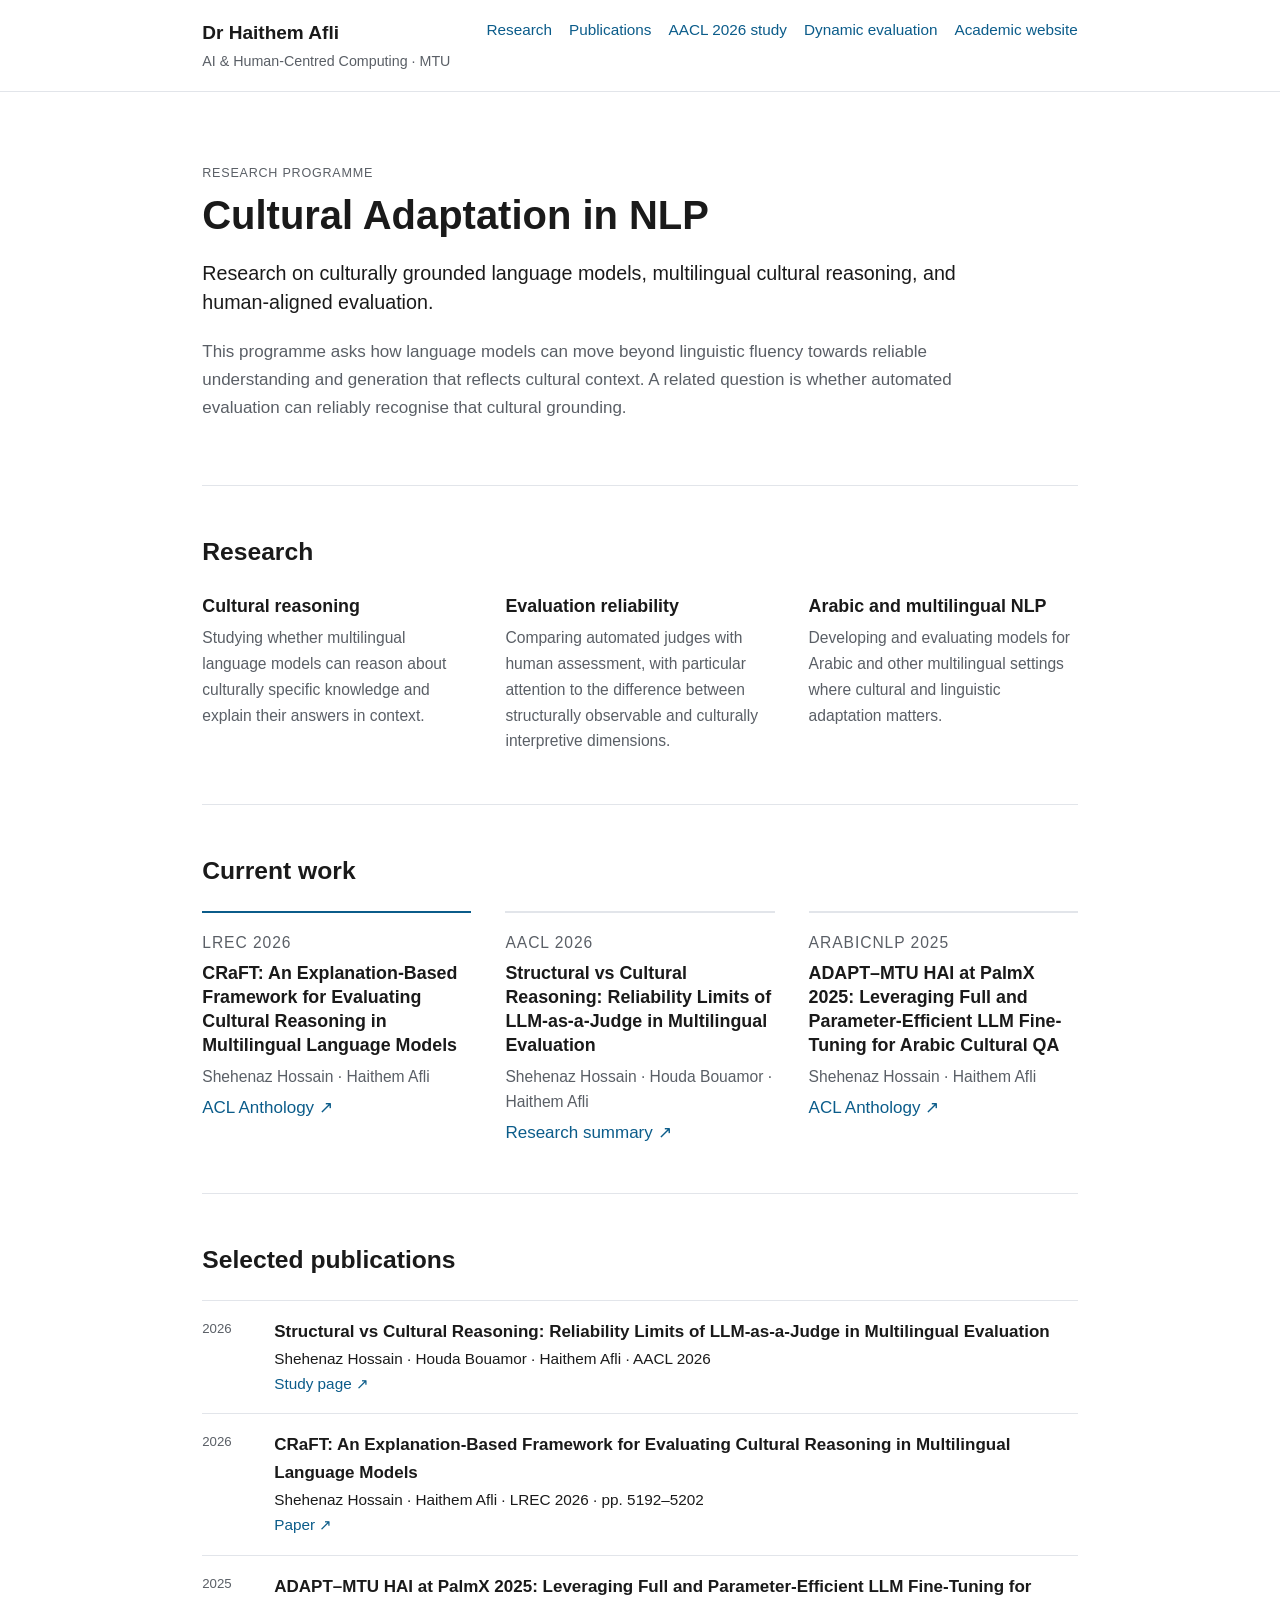
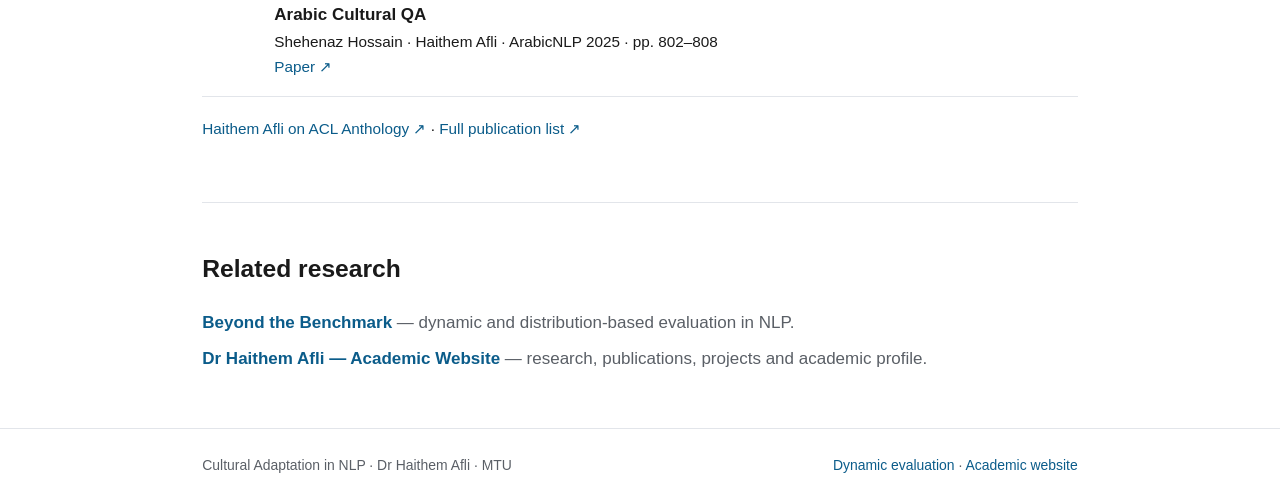
<file: index.html>
<!doctype html>
<html lang="en">
<head>
<meta charset="utf-8">
<meta name="viewport" content="width=device-width, initial-scale=1">
<title>Cultural Adaptation in NLP | Dr Haithem Afli</title>
<meta name="description" content="Research on culturally aware multilingual language models, cultural reasoning and reliable evaluation.">
<link rel="stylesheet" href="css/style.css">
</head>
<body>
<header class="site-header">
  <div class="container header-inner">
    <div class="brand"><a href="https://hafli.github.io/haithem-afli-academic-website/">Dr Haithem Afli</a><span>AI &amp; Human-Centred Computing · MTU</span></div>
    <nav aria-label="Primary">
      <a href="#research">Research</a>
      <a href="#publications">Publications</a>
      <a href="aacl2026.html">AACL 2026 study</a>
      <a href="https://hafli.github.io/dynamic-nlp-evaluation/">Dynamic evaluation</a>
      <a href="https://hafli.github.io/haithem-afli-academic-website/">Academic website</a>
    </nav>
  </div>
</header>

<main class="container">
  <section class="intro">
    <p class="kicker">Research programme</p>
    <h1>Cultural Adaptation in NLP</h1>
    <p class="lead">Research on culturally grounded language models, multilingual cultural reasoning, and human-aligned evaluation.</p>
    <p>This programme asks how language models can move beyond linguistic fluency towards reliable understanding and generation that reflects cultural context. A related question is whether automated evaluation can reliably recognise that cultural grounding.</p>
  </section>

  <section id="research" class="section">
    <h2>Research</h2>
    <div class="research-list">
      <article><h3>Cultural reasoning</h3><p>Studying whether multilingual language models can reason about culturally specific knowledge and explain their answers in context.</p></article>
      <article><h3>Evaluation reliability</h3><p>Comparing automated judges with human assessment, with particular attention to the difference between structurally observable and culturally interpretive dimensions.</p></article>
      <article><h3>Arabic and multilingual NLP</h3><p>Developing and evaluating models for Arabic and other multilingual settings where cultural and linguistic adaptation matters.</p></article>
    </div>
  </section>

  <section class="section">
    <h2>Current work</h2>
    <div class="work-list">
      <div><p class="meta">LREC 2026</p><h3>CRaFT: An Explanation-Based Framework for Evaluating Cultural Reasoning in Multilingual Language Models</h3><p>Shehenaz Hossain · Haithem Afli</p><a href="https://aclanthology.org/2026.lrec-1.406/">ACL Anthology ↗</a></div>
      <div><p class="meta">AACL 2026</p><h3>Structural vs Cultural Reasoning: Reliability Limits of LLM-as-a-Judge in Multilingual Evaluation</h3><p>Shehenaz Hossain · Houda Bouamor · Haithem Afli</p><a href="aacl2026.html">Research summary ↗</a></div>
      <div><p class="meta">ArabicNLP 2025</p><h3>ADAPT–MTU HAI at PalmX 2025: Leveraging Full and Parameter-Efficient LLM Fine-Tuning for Arabic Cultural QA</h3><p>Shehenaz Hossain · Haithem Afli</p><a href="https://aclanthology.org/2025.arabicnlp-sharedtasks.110/">ACL Anthology ↗</a></div>
    </div>
  </section>

  <section id="publications" class="section">
    <h2>Selected publications</h2>
    <ol class="publications">
      <li><span>2026</span><div><strong>Structural vs Cultural Reasoning: Reliability Limits of LLM-as-a-Judge in Multilingual Evaluation</strong><br>Shehenaz Hossain · Houda Bouamor · Haithem Afli · AACL 2026<br><a href="aacl2026.html">Study page ↗</a></div></li>
      <li><span>2026</span><div><strong>CRaFT: An Explanation-Based Framework for Evaluating Cultural Reasoning in Multilingual Language Models</strong><br>Shehenaz Hossain · Haithem Afli · LREC 2026 · pp. 5192–5202<br><a href="https://aclanthology.org/2026.lrec-1.406/">Paper ↗</a></div></li>
      <li><span>2025</span><div><strong>ADAPT–MTU HAI at PalmX 2025: Leveraging Full and Parameter-Efficient LLM Fine-Tuning for Arabic Cultural QA</strong><br>Shehenaz Hossain · Haithem Afli · ArabicNLP 2025 · pp. 802–808<br><a href="https://aclanthology.org/2025.arabicnlp-sharedtasks.110/">Paper ↗</a></div></li>
    </ol>
    <p class="more"><a href="https://aclanthology.org/people/haithem-afli/">Haithem Afli on ACL Anthology ↗</a> · <a href="https://hafli.github.io/haithem-afli-academic-website/publications.html">Full publication list ↗</a></p>
  </section>

  <section class="section links">
    <h2>Related research</h2>
    <p><a href="https://hafli.github.io/dynamic-nlp-evaluation/"><strong>Beyond the Benchmark</strong></a> — dynamic and distribution-based evaluation in NLP.</p>
    <p><a href="https://hafli.github.io/haithem-afli-academic-website/"><strong>Dr Haithem Afli — Academic Website</strong></a> — research, publications, projects and academic profile.</p>
  </section>
</main>

<footer>
  <div class="container footer-inner">
    <span>Cultural Adaptation in NLP · Dr Haithem Afli · MTU</span>
    <span><a href="https://hafli.github.io/dynamic-nlp-evaluation/">Dynamic evaluation</a> · <a href="https://hafli.github.io/haithem-afli-academic-website/">Academic website</a></span>
  </div>
</footer>
</body>
</html>
</file>
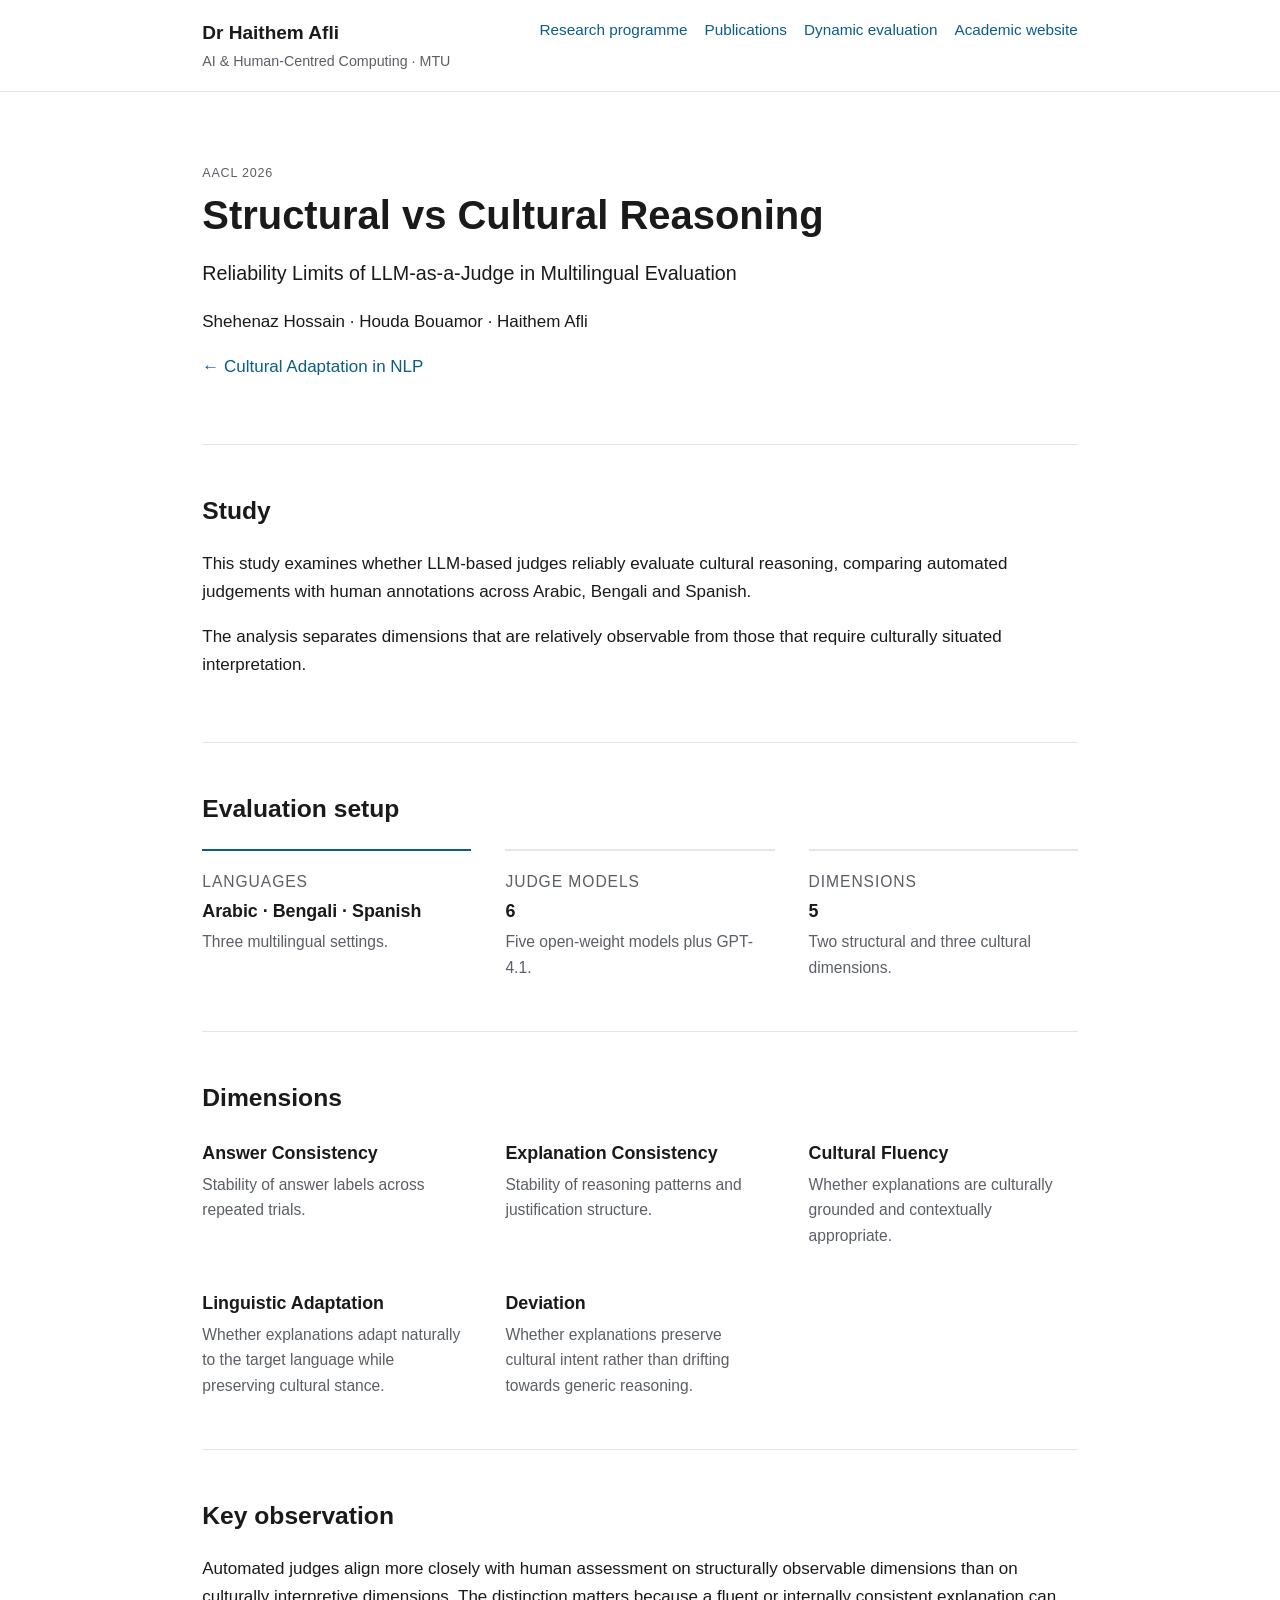
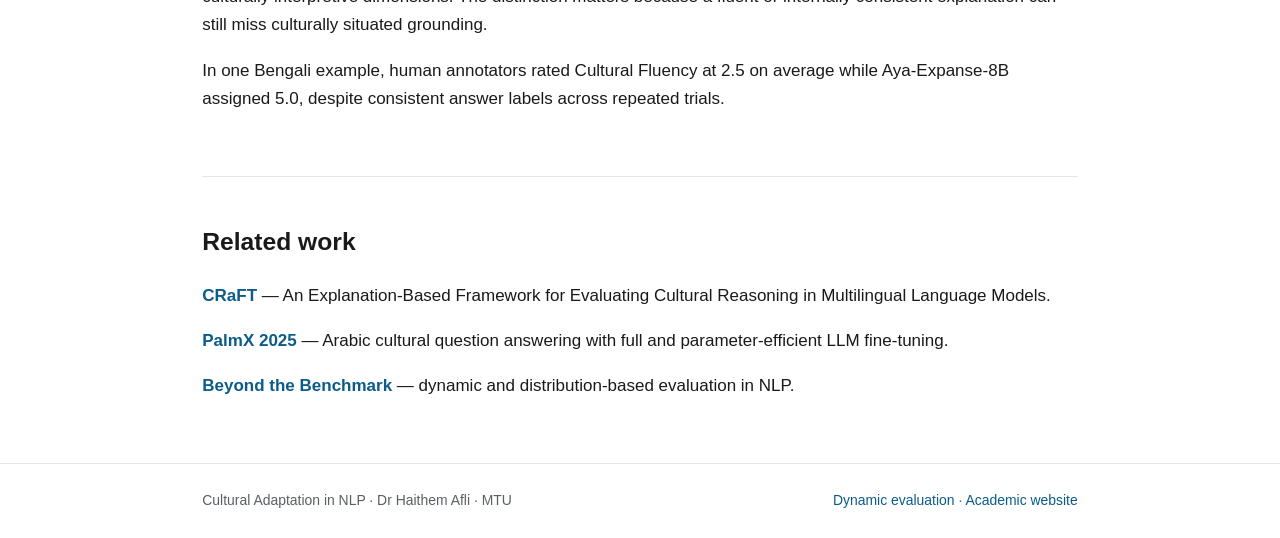
<file: aacl2026.html>
<!doctype html>
<html lang="en">
<head>
<meta charset="utf-8">
<meta name="viewport" content="width=device-width, initial-scale=1">
<title>Structural vs Cultural Reasoning | Dr Haithem Afli</title>
<link rel="stylesheet" href="css/style.css">
</head>
<body>
<header class="site-header"><div class="container header-inner">
  <div class="brand"><a href="https://hafli.github.io/haithem-afli-academic-website/">Dr Haithem Afli</a><span>AI &amp; Human-Centred Computing · MTU</span></div>
  <nav aria-label="Primary"><a href="index.html">Research programme</a><a href="index.html#publications">Publications</a><a href="https://hafli.github.io/dynamic-nlp-evaluation/">Dynamic evaluation</a><a href="https://hafli.github.io/haithem-afli-academic-website/">Academic website</a></nav>
</div></header>
<main class="container">
<section class="intro"><p class="kicker">AACL 2026</p><h1>Structural vs Cultural Reasoning</h1><p class="lead">Reliability Limits of LLM-as-a-Judge in Multilingual Evaluation</p><p>Shehenaz Hossain · Houda Bouamor · Haithem Afli</p><p><a href="index.html">← Cultural Adaptation in NLP</a></p></section>
<section class="section"><h2>Study</h2><p>This study examines whether LLM-based judges reliably evaluate cultural reasoning, comparing automated judgements with human annotations across Arabic, Bengali and Spanish.</p><p>The analysis separates dimensions that are relatively observable from those that require culturally situated interpretation.</p></section>
<section class="section"><h2>Evaluation setup</h2><div class="work-list"><div><p class="meta">Languages</p><h3>Arabic · Bengali · Spanish</h3><p>Three multilingual settings.</p></div><div><p class="meta">Judge models</p><h3>6</h3><p>Five open-weight models plus GPT-4.1.</p></div><div><p class="meta">Dimensions</p><h3>5</h3><p>Two structural and three cultural dimensions.</p></div></div></section>
<section class="section"><h2>Dimensions</h2><div class="research-list"><article><h3>Answer Consistency</h3><p>Stability of answer labels across repeated trials.</p></article><article><h3>Explanation Consistency</h3><p>Stability of reasoning patterns and justification structure.</p></article><article><h3>Cultural Fluency</h3><p>Whether explanations are culturally grounded and contextually appropriate.</p></article><article><h3>Linguistic Adaptation</h3><p>Whether explanations adapt naturally to the target language while preserving cultural stance.</p></article><article><h3>Deviation</h3><p>Whether explanations preserve cultural intent rather than drifting towards generic reasoning.</p></article></div></section>
<section class="section"><h2>Key observation</h2><p>Automated judges align more closely with human assessment on structurally observable dimensions than on culturally interpretive dimensions. The distinction matters because a fluent or internally consistent explanation can still miss culturally situated grounding.</p><p>In one Bengali example, human annotators rated Cultural Fluency at 2.5 on average while Aya-Expanse-8B assigned 5.0, despite consistent answer labels across repeated trials.</p></section>
<section class="section"><h2>Related work</h2><p><a href="https://aclanthology.org/2026.lrec-1.406/"><strong>CRaFT</strong></a> — An Explanation-Based Framework for Evaluating Cultural Reasoning in Multilingual Language Models.</p><p><a href="https://aclanthology.org/2025.arabicnlp-sharedtasks.110/"><strong>PalmX 2025</strong></a> — Arabic cultural question answering with full and parameter-efficient LLM fine-tuning.</p><p><a href="https://hafli.github.io/dynamic-nlp-evaluation/"><strong>Beyond the Benchmark</strong></a> — dynamic and distribution-based evaluation in NLP.</p></section>
</main>
<footer><div class="container footer-inner"><span>Cultural Adaptation in NLP · Dr Haithem Afli · MTU</span><span><a href="https://hafli.github.io/dynamic-nlp-evaluation/">Dynamic evaluation</a> · <a href="https://hafli.github.io/haithem-afli-academic-website/">Academic website</a></span></div></footer>
</body>
</html>
</file>
<file: css/style.css>
:root{--ink:#1a1a1a;--muted:#5a5f66;--line:#e2e5ea;--accent:#0b5c8a;--bg:#fff;color-scheme:light dark}@media(prefers-color-scheme:dark){:root{--ink:#e8eaed;--muted:#9aa2ab;--line:#2b3138;--accent:#6cb6e6;--bg:#14171a}}*{box-sizing:border-box}html{font-size:17px;scroll-behavior:smooth}body{margin:0;font-family:-apple-system,BlinkMacSystemFont,"Segoe UI",Roboto,Helvetica,Arial,sans-serif;color:var(--ink);background:var(--bg);line-height:1.65}a{color:var(--accent);text-decoration:none}a:hover{text-decoration:underline}.container{max-width:54rem;margin:0 auto;padding:0 1.25rem}.site-header{border-bottom:1px solid var(--line);padding:1rem 0}.header-inner{display:flex;justify-content:space-between;align-items:flex-start;gap:2rem}.brand a{display:block;color:var(--ink);font-weight:700;font-size:1.12rem}.brand span{display:block;color:var(--muted);font-size:.84rem;margin-top:.1rem}.site-header nav{display:flex;flex-wrap:wrap;gap:.2rem 1rem;font-size:.9rem}.intro{padding:4rem 0 2.7rem;max-width:48rem}.kicker,.meta{font-size:.74rem;text-transform:uppercase;letter-spacing:.06em;color:var(--muted);margin:.2rem 0 .55rem}.intro h1{font-size:2.35rem;line-height:1.15;margin:.2rem 0 .9rem}.lead{font-size:1.16rem;line-height:1.5}.intro p:last-child{color:var(--muted);max-width:47rem}.section{border-top:1px solid var(--line);padding:2.7rem 0}.section h2{font-size:1.45rem;margin:0 0 1.1rem}.research-list,.work-list{display:grid;grid-template-columns:repeat(3,1fr);gap:2rem}.research-list article,.work-list>div{min-width:0}.research-list h3,.work-list h3{font-size:1.05rem;line-height:1.35;margin:.2rem 0 .4rem}.research-list p,.work-list p{color:var(--muted);font-size:.92rem;margin:.25rem 0}.work-list>div{border-top:2px solid var(--line);padding-top:.8rem}.work-list>div:first-child{border-top-color:var(--accent)}.publications{list-style:none;padding:0;margin:0;border-top:1px solid var(--line)}.publications li{display:grid;grid-template-columns:55px 1fr;gap:1rem;padding:1rem 0;border-bottom:1px solid var(--line)}.publications li>span{font-size:.78rem;color:var(--muted)}.publications strong{font-size:1rem}.publications div{font-size:.9rem}.more{margin-top:1.1rem;font-size:.9rem}.links p{margin:.5rem 0;color:var(--muted)}footer{border-top:1px solid var(--line);padding:1.5rem 0;font-size:.82rem;color:var(--muted)}.footer-inner{display:flex;justify-content:space-between;gap:1rem}@media(max-width:800px){.header-inner{display:block}.site-header nav{margin-top:.8rem}.research-list,.work-list{grid-template-columns:1fr;gap:1.5rem}.intro{padding-top:3rem}.footer-inner{display:block}.footer-inner span{display:block;margin:.25rem 0}}@media(max-width:520px){html{font-size:16px}.container{padding:0 1rem}.intro h1{font-size:2rem}.section{padding:2.2rem 0}.publications li{grid-template-columns:45px 1fr}}:focus-visible{outline:3px solid var(--accent);outline-offset:2px}
</file>
